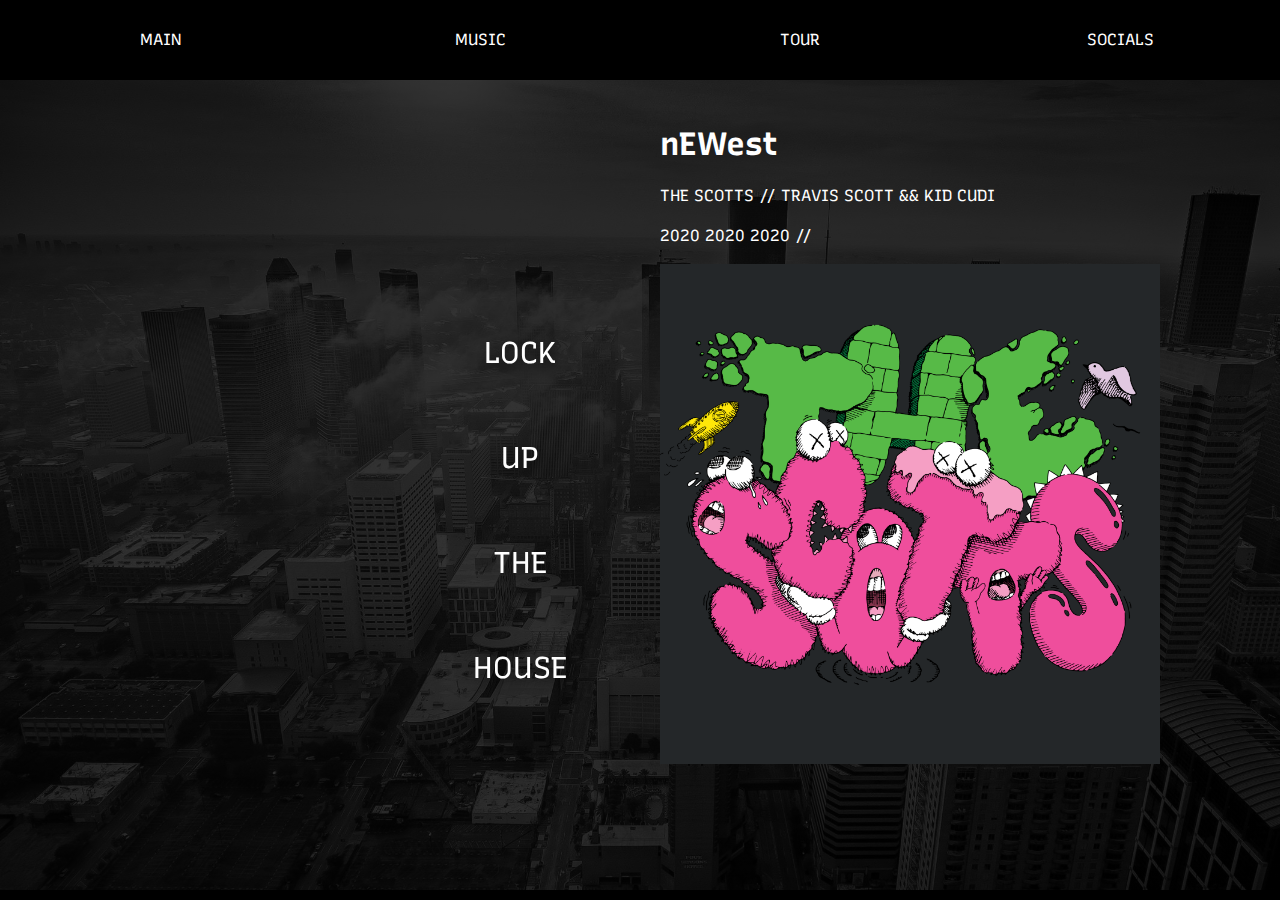
<file: index.html>
<!DOCTYPE html>
<html lang="en">
<head>
  <meta charset = "utf-8">
  <meta name = "viewport" content="width=device-width, initial-scale=1.0">
  <link rel="stylesheet" href="css/style.css">
  <link rel="stylesheet" href="css/normalize.css">
  <link href="https://fonts.googleapis.com/css2?family=Recursive:wght@400;500;600;700&display=swap" rel="stylesheet">
  <title>TRAVIS SCOTT</title>
</head>

<body>
  <header class="main-header">
    <ul class="main-nav">
    <li><a href="index.html">MAIN</a></li>
    <li><a href="music.html">MUSIC</a></li>
    <li><a href="tour.html">TOUR</a></li>
    <li><a href="socials.html">SOCIALS</a></li>
  </ul>
  </header>
  <div class="main-container">
  <div class="main-background">
    <p class="wish wish-toggle">LOCK</p>
    <p class="you you-toggle">UP</p>
    <p class="were were-toggle">THE</p>
    <p class="here here-toggle">HOUSE</p>
  </div>
  <div class="main-content">
    <h1>nEWest</h1>
    <p>THE SCOTTS // TRAVIS SCOTT && KID CUDI</p>
    <p>2020 2020 2020 // </p>
    <img src = "img/the-scotts-album-001.png">
<iframe src="https://open.spotify.com/embed/album/7q6zjWaLw8bN5nYiBWjrus" width="500" height="100" frameborder="0" allowtransparency="true" allow="encrypted-media"></iframe>
  </div>
  <script src="js/main.js"></script>
</body>

</html>
</file>
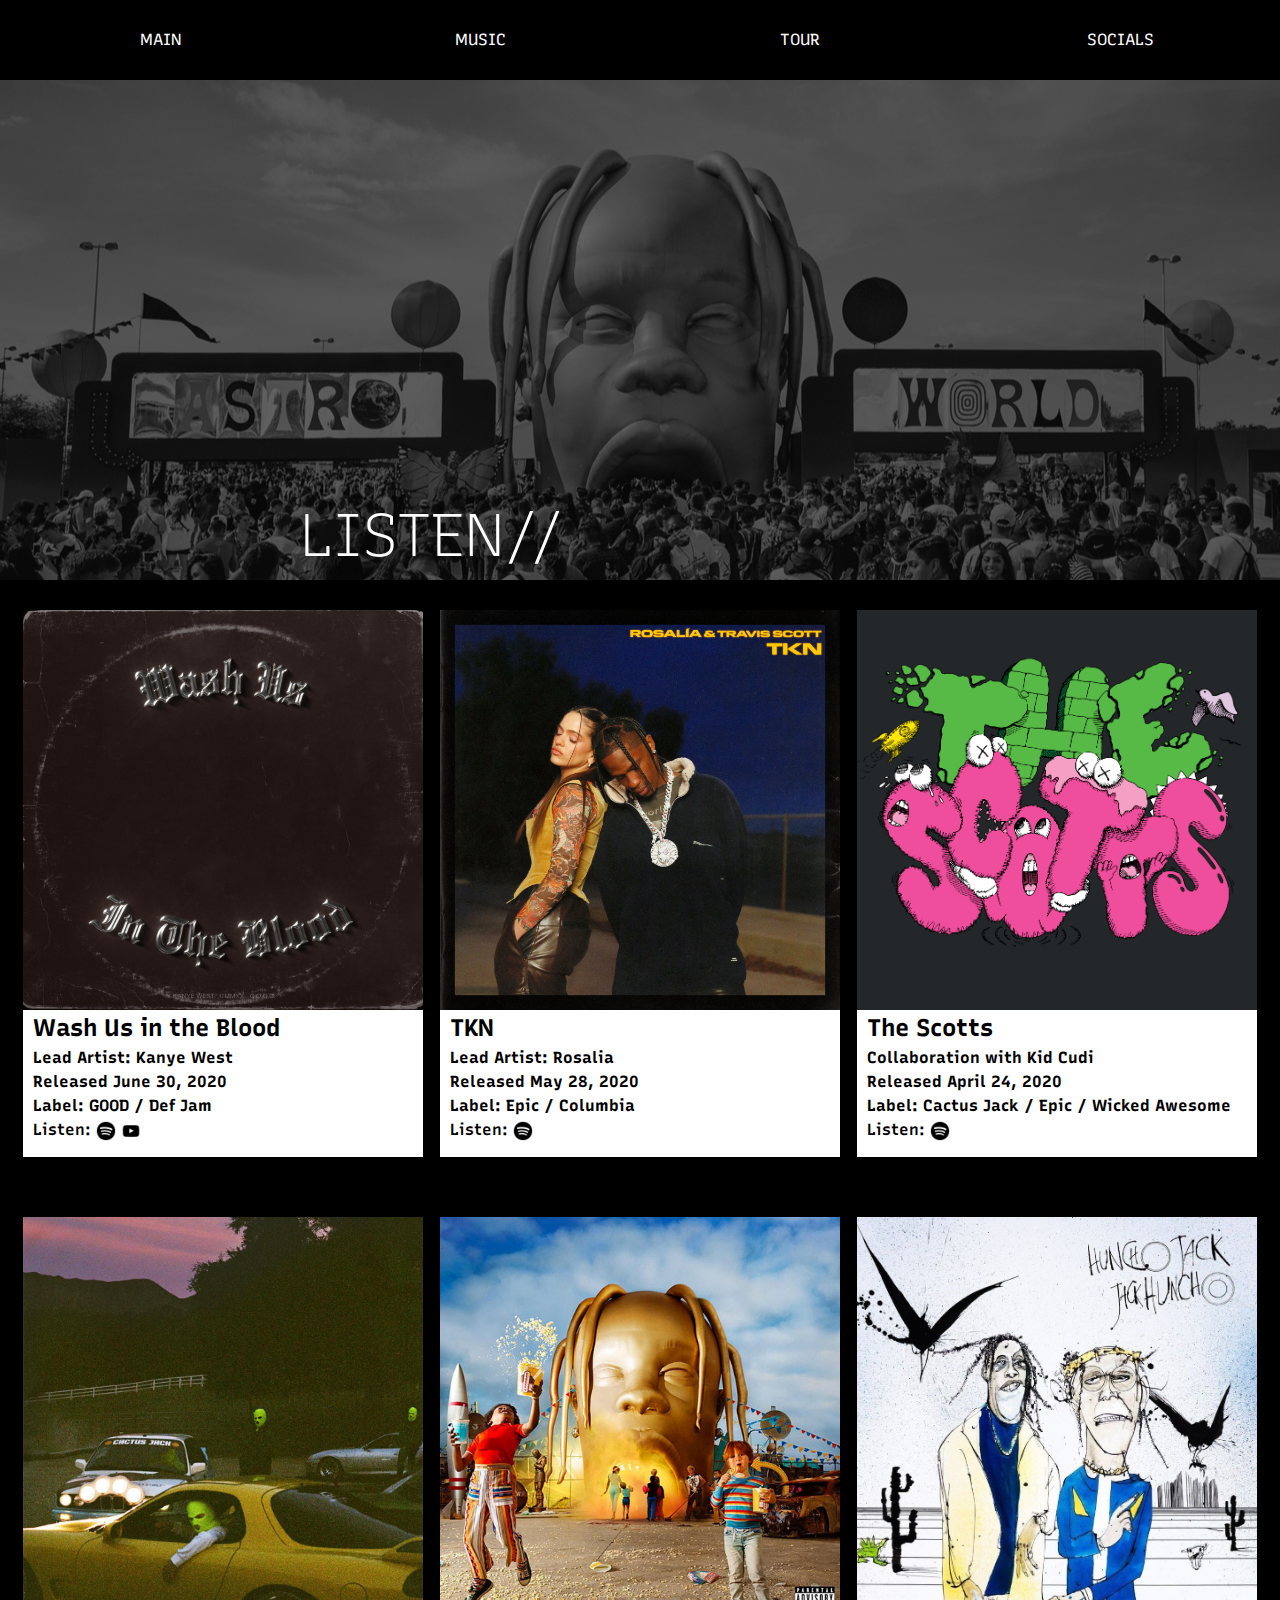
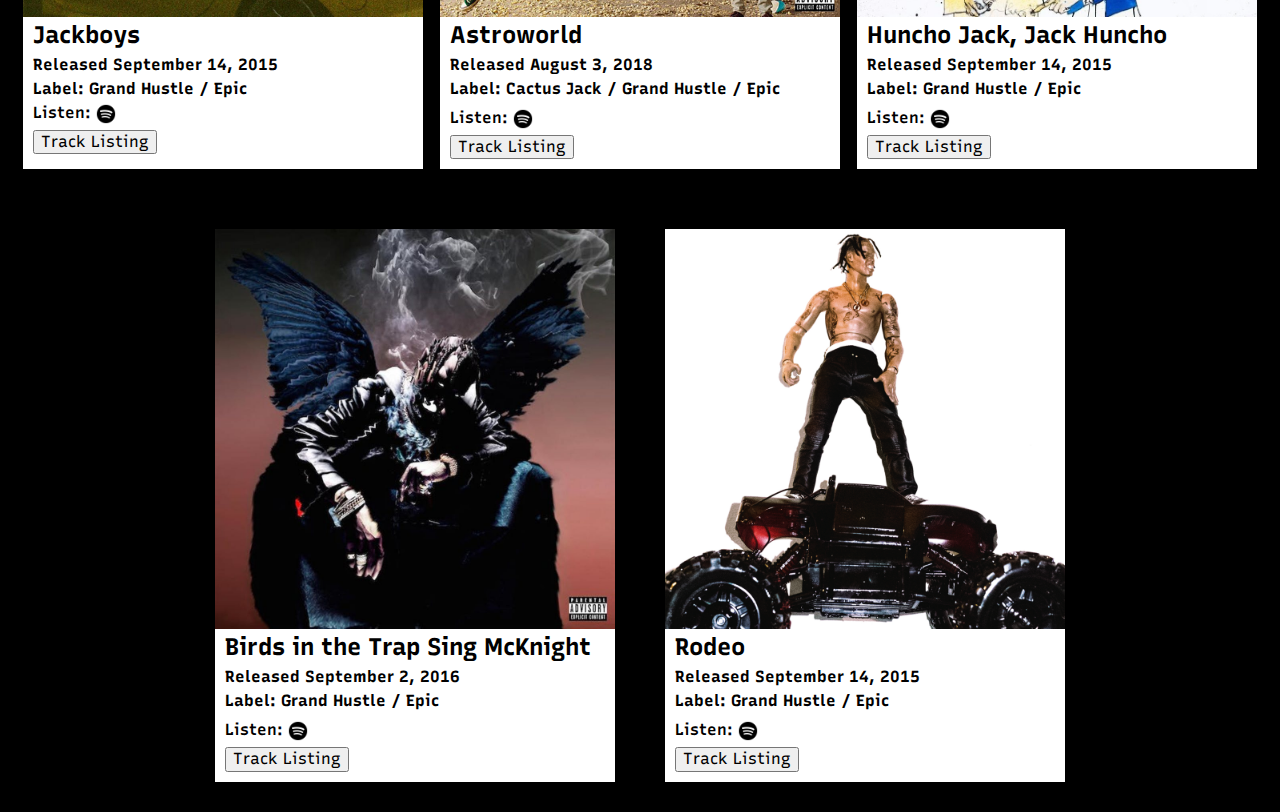
<file: music.html>
<!doctype html>
  <html lang="en">
  <head>
    <meta charset="utf-8">
    <meta name="viewport" content="width = device - width, initial-scale = 1.0">
    <link rel="stylesheet" href = "css/style.css">
    <link rel="stylesheet" href= "css/normalize.css">
    <link href="https://fonts.googleapis.com/css2?family=Recursive:wght@400;500;600;700&display=swap" rel="stylesheet">
    <title>TRAVIS SCOTT MUSIC</title>
  </head>
  <body>

    <header class="main-header">
      <ul class="main-nav">
      <li><a href="index.html">MAIN</a></li>
      <li><a href="music.html">MUSIC</a></li>
      <li><a href="tour.html">TOUR</a></li>
      <li><a href="socials.html">SOCIALS</a></li>
    </ul>
    </header>

    <div class="disc-header">
<h1>LISTEN//</h1>
    </div>

    <!-- <div class="album-hero">
      <h1 class="album-hero-toggle">Studio</h1>
    </div> -->

    <div class="album-container-0">

      <div class="album-8">
        <div class="img-hover">
        <img src = "img/wash-us-in-the-blood-album-002.jpeg">
      </div>
        <div class="album-8-a">
        <h2>Wash Us in the Blood</h2>
        <h3>Lead Artist: Kanye West</h3>
        <h3>Released June 30, 2020</h3>
        <h3>Label: GOOD / Def Jam </h3>
        <p>Listen: <a href="https://open.spotify.com/album/7jQPy8GhgSuT5A54pb5sHx?si=MDBkOuDjQbudrLTk7KgZNQ" target="_blank"><img src="img/spotify-icon.png"></a> <a href="https://www.youtube.com/watch?v=h0U2QUGKbSE" target="_blank"><img src="img/youtube-icon.png"></a></p>
      </div>
      </div>


      <div class="album-7">
        <div class="img-hover">
        <img src = "img/tkn-album-001.jpg">
      </div>
        <div class="album-7-a">
        <h2>TKN</h2>
        <h3>Lead Artist: Rosalia</h3>
        <h3>Released May 28, 2020</h3>
        <h3>Label: Epic / Columbia </h3>
        <p>Listen: <a href="https://open.spotify.com/album/4KEOAWBMpvJrIZ7tQfx44i?si=_4_TGT3bReGulonYbj2ASw" target="_blank"><img src="img/spotify-icon.png"></a></p>
      </div>
      </div>

    <div class="album-6">
      <div class="img-hover">
      <img src = "img/the-scotts-album-001.png">
    </div>
      <div class="album-6-a">
      <h2>The Scotts</h2>
      <h3>Collaboration with Kid Cudi</h3>
      <h3>Released April 24, 2020</h3>
      <h3>Label: Cactus Jack / Epic / Wicked Awesome </h3>
      <p>Listen: <a href="https://open.spotify.com/album/7q6zjWaLw8bN5nYiBWjrus?si=pGfrJGafQZaTR3FSL73N2g" target="_blank"><img src="img/spotify-icon.png"></a></p>
    </div>
    </div>
  </div>

    <div class="album-container-1">

      <div class="album-4">
        <div class="img-hover">
        <img src = "img/jackboys-album-001.jpg">
      </div>
        <div class="album-4-a">
        <h2>Jackboys</h2>
        <h3>Released September 14, 2015</h3>
        <h3>Label: Grand Hustle / Epic </h3>
        <p>Listen: <a href="https://open.spotify.com/album/1Sf8GsXG32t0jNrX11xqWx?si=lpp_55cmTrO8XhxhcRz2Aw" target="_blank"><img src="img/spotify-icon.png"></a></p>
        <button class="album-4-toggle">Track Listing</button>
        <ol class="jackboys-track-listing">
          <li>Highest in the Room (featuring Rosalia and Lil Baby) - REMIX</li>
          <li>Jackboys</li>
          <li>Gang Gang</li>
          <li>Had Enough (featuring Quavo and Offset)</li>
          <li>What To Do? (featuring Don Toliver)</li>
          <li>Gatti</li>
        </ol>
      </div>
      </div>

      <div class="album-3">
        <div class="img-hover">
        <img src = "img/astroworld-album-001.jpg">
      </div>
        <div class="album-3-a">
        <h2>Astroworld</h2>
        <h3>Released August 3, 2018</h3>
        <h3>Label: Cactus Jack / Grand Hustle / Epic </h3>
        <p>Listen: <a href="https://open.spotify.com/album/41GuZcammIkupMPKH2OJ6I?si=baFpkZCvQg-PCBr65JW8Mw" target="_blank"><img src="img/spotify-icon.png"></a></p>
        <button class="album-3-toggle">Track Listing</button>
        <ol class="astroworld-track-listing">
          <li>Stargazing</li>
          <li>Carousel</li>
          <li>R.I.P. Screw</li>
          <li>Stop Trying to be God</li>
          <li>No Bystanders</li>
          <li>Skeletons</li>
          <li>Wake Up</li>
          <li>5% Tint</li>
          <li>NC-17</li>
          <li>Astrothunder</li>
          <li>Yosemite</li>
          <li>Can't Say</li>
          <li>Who? What!</li>
          <li>Butterfly Effect</li>
          <li>Houstonfornication</li>
          <li>Coffee Bean</li>
        </ol>
      </div>
      </div>

      <div class="album-5">
        <div class="img-hover">
        <img src = "img/hunchojack-jackhuncho-album-001.jpg">
      </div>
        <div class="album-3-a">
        <h2>Huncho Jack, Jack Huncho</h2>
        <h3>Released September 14, 2015</h3>
        <h3>Label: Grand Hustle / Epic </h3>
        <p>Listen: <a href="https://open.spotify.com/album/6FED8aeieEnUWwQqAO9zT1?si=LSMOqsqtS1iv9VZIGwAE9Q" target="_blank"><img src="img/spotify-icon.png"></a></p>
        <button class="album-5-toggle">Track Listing</button>
        <ol class="hunchojack-track-listing">
          <li>Modern Slavery</li>
          <li>Black & Chinese</li>
          <li>Eye 2 Eye</li>
          <li>Motorcycle Patches</li>
          <li>Huncho Jack</li>
          <li>Saint</li>
          <li>Go</li>
          <li>Dubai Shit</li>
          <li>Saint Laurent Mask</li>
          <li>Moon Rock</li>
          <li>How U Feel</li>
          <li>Where U From</li>
          <li>Best Man</li>
        </ol>
      </div>
      </div>

    </div>

    <div class="album-container-2">
      <!-- <div class="album-hero-2">
        <h1 class="album-hero-toggle-2">Collaborative Albums</h1>
      </div> -->

      <div class="album-2">
        <div class="img-hover">
        <img src = "img/birds-album-001.jpg">
      </div>
        <div class="album-2-a">
        <h2>Birds in the Trap Sing McKnight</h2>
        <h3>Released September 2, 2016</h3>
        <h3>Label: Grand Hustle / Epic </h3>
        <p>Listen: <a href="https://open.spotify.com/album/42WVQWuf1teDysXiOupIZt?si=_Yxi1apEQCiYD70-50auCw" target="_blank"><img src="img/spotify-icon.png"></a></p>
        <button class="album-2-toggle">Track Listing</button>
        <ol class="birds-track-listing">
          <li>The Ends</li>
          <li>Way Back</li>
          <li>Coordinate</li>
          <li>Through the Late Night</li>
          <li>Beibs in the Trap</li>
          <li>SDP Interlude</li>
          <li>Sweet Sweet</li>
          <li>Outside</li>
          <li>Goosebumps</li>
          <li>First Take</li>
          <li>Pick up the Phone</li>
          <li>Lose</li>
          <li>Guidance</li>
          <li>Wonderful</li>
        </ol>
      </div>
      </div>

      <div class="album-1">
        <div class="img-hover">
        <img src = "img/rodeo-album-002.png">
      </div>
        <div class="album-3-a">
        <h2 id="rodeo-heading">Rodeo</h2>
        <h3>Released September 14, 2015</h3>
        <h3>Label: Grand Hustle / Epic </h3>
        <p>Listen: <a href="https://open.spotify.com/album/4PWBTB6NYSKQwfo79I3prg?si=_pkhXYnKSUWPIFj9Jtzaew" target="_blank"><img src="img/spotify-icon.png"></a></p>
        <button class="album-1-toggle">Track Listing</button>
        <ol class="rodeo-track-listing">
          <li>Pornography</li>
          <li>Oh My Dis Side (featuring Quavo)</li>
          <li>3500 (featuring Future and 2 Chainz)</li>
          <li>Wasted (featuring Juicy J)</li>
          <li>90210 (featuring Kacy Hill)</li>
          <li>Pray 4 Love (featuring The Weeknd)</li>
          <li>Nightcrawler (featuring Swae Lee and Chief Keef)</li>
          <li>Piss on Your Grave (featuring Kanye West)</li>
          <li>Antidote</li>
          <li>Impossible</li>
          <li>Maria I'm Drunk (featuring Justin Bieber and Young Thug)</li>
          <li>Flying High (featuring Toro y Moi)</li>
          <li>I Can Tell</li>
          <li>Apple Pie</li>
        </ol>
      </div>
      </div>

    </div>
    <script src="js/track.js"></script>
  </body>
  </html>
</file>
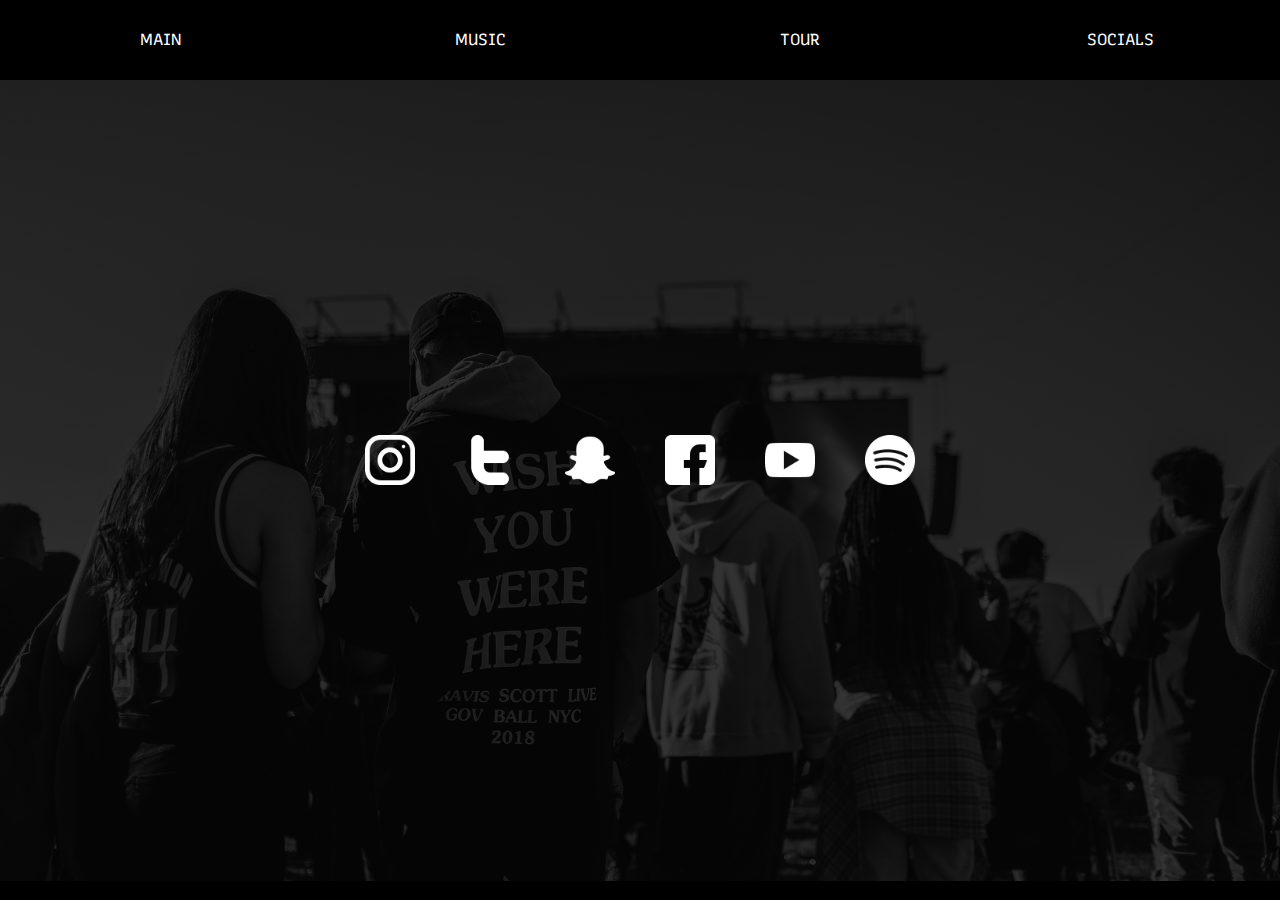
<file: socials.html>
<!DOCTYPE html>
<html lang="en">
<head>
  <meta charset="utf-8">
  <meta name="viewport" content="width=device-width, initial-scale=1.0">
  <link rel="stylesheet" href="css/style.css">
  <link rel="stylesheet" href="css/normalize.css">
  <link href="https://fonts.googleapis.com/css2?family=Recursive:wght@400;500;600;700&display=swap" rel="stylesheet">
  <title>TRAVIS SCOTT SOCIALS</title>
</head>
<body>
  <header class="main-header">
    <ul class="main-nav">
    <li><a href="index.html">MAIN</a></li>
    <li><a href="music.html">MUSIC</a></li>
    <li><a href="tour.html">TOUR</a></li>
    <li><a href="socials.html">SOCIALS</a></li>
  </ul>
  </header>
  <div class="socials-main">
    <div class="socials-buttons">
    <div class="insta-button"><a href="https://www.instagram.com/travisscott/" target="_blank"><img src="img/instagram-white.png"></a></div>
    <div class="insta-button"><a href="https://twitter.com/trvisXX" target="_blank"><img src="img/twitter-white.png"></a></div>
    <div class="insta-button"><a href="https://www.snapchat.com/add/scottxx" target="_blank"><img src="img/snapchat-white.png"></a></div>
    <div class="insta-button"><a href="https://www.facebook.com/travisscottlaflame/" target="_blank"><img src="img/facebook-white.png"></a></div>
    <div class="insta-button"><a href="https://www.youtube.com/user/TravisScottXX/featured" target="_blank"><img src="img/youtube-white.png"></a></div>
    <div class="insta-button"><a href="https://open.spotify.com/artist/0Y5tJX1MQlPlqiwlOH1tJY" target="_blank"><img src="img/spotify-white.png"></a></div>
</div>

<div class="socials-buttons-mobile">
<div class="insta-button"><a href="https://www.instagram.com/travisscott/" target="_blank"><img src="img/instagram-white.png"> travisscott</a></div>
<div class="insta-button"><a href="https://twitter.com/trvisXX" target="_blank"><img src="img/twitter-white.png"> @trvisXX</a></div>
<div class="insta-button"><a href="https://www.snapchat.com/add/scottxx" target="_blank"><img src="img/snapchat-white.png"> scottxx</a></div>
<div class="insta-button"><a href="https://www.facebook.com/travisscottlaflame/" target="_blank"><img src="img/facebook-white.png"> travisscottlaflame</a></div>
<div class="insta-button"><a href="https://www.youtube.com/user/TravisScottXX/featured" target="_blank"><img src="img/youtube-white.png"> TravisScottXX</a></div>
<div class="insta-button"><a href="https://open.spotify.com/artist/0Y5tJX1MQlPlqiwlOH1tJY" target="_blank"><img src="img/spotify-white.png"> Travis Scott</a></div>
</div>

  </div>

</body>
</html>
</file>
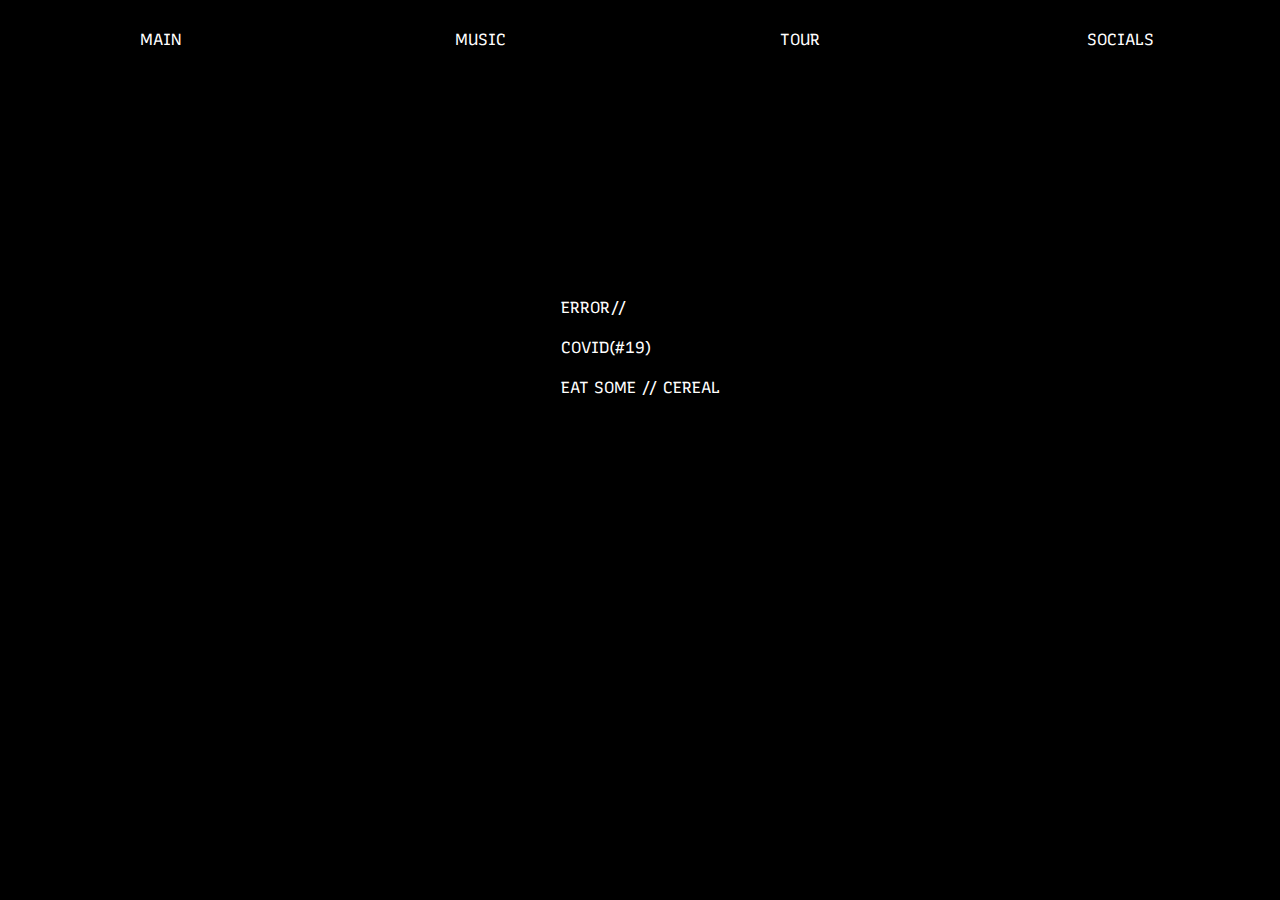
<file: tour.html>
<!DOCTYPE html>
<html lang="en">
<head>
  <meta charset = "utf-8">
  <meta name = "viewport" content="width=device-width, initial-scale=1.0">
  <link rel="stylesheet" href="css/style.css">
  <link rel="stylesheet" href="css/normalize.css">
  <link href="https://fonts.googleapis.com/css2?family=Recursive:wght@400;500;600;700&display=swap" rel="stylesheet">
  <title>TRAVIS SCOTT - TOUR</title>
</head>

<body>
  <header class="main-header">
    <ul class="main-nav">
    <li><a href="index.html">MAIN</a></li>
    <li><a href="music.html">MUSIC</a></li>
    <li><a href="tour.html">TOUR</a></li>
    <li><a href="socials.html">SOCIALS</a></li>
  </ul>
  </header>
  <div class="main-tour">
    <div class="tour-child">
    <p>ERROR//</p>
    <p>COVID(#19)</p>
  <p>EAT SOME // CEREAL</p>
</div>
</div>
  <script src="js/main.js"></script>
</body>

</html>
</file>
<file: css/style.css>
* {
  box-sizing: border-box;
}

html {
  margin: 0;
  padding: 0;
}

body {
  font-family: 'Recursive', sans-serif;
  background-color: black;
  padding-top: 50px;
  background-color: black;
  line-height: 1.5;
  margin: 0;
  padding: 0;
  height: 100vh;
}

a {
  text-decoration: none;
  color: white;
}

.main-header {
  height: 80px;
  margin: 0;
  padding: 0;
  color: white;
  line-height: 80px;
  text-align: right;
}

.main-nav {
  display: flex;
  flex-direction: row;
  flex-wrap: nowrap;
  justify-content: space-around;
  margin: 0;
  padding: 0;
  list-style-type: none;
  text-align: center;
}

.main-nav li {
  display: block;
}

.main-nav a {
  width: 250px;
  display: block;
}

.main-nav a:hover {
  text-decoration: underline;
}

.main-container {
  width: 100%;
  display: flex;
  flex-wrap: wrap;
  padding-top: 20px;
  background: linear-gradient( rgba(0,0,0,0.8), rgba(0,0,0,0.8)), url('../img/main-houston-background-001a.jpg');
  background-repeat: no-repeat;
  background-size: cover;
  height: 90vh;
}

.main-background {
  display: flex;
  flex-direction: column;
  width: 50%;
  text-align: center;
  background-color: black;
  background: transparent;
  background-position: bottom;
  background-size: contain;
  background-repeat: no-repeat;
  /* height: 750px; */
  color: white;
  padding-top: 200px;
  margin-right: -200px;
  margin-left: 200px;
}

.main-background p {
  width: 100px;
  font-size: 30px;
  margin-right: auto;
  margin-left: auto;
  text-shadow: black 5px 5px 20px;
}

.wish {

  filter: blur(0px);
  text-shadow: black 0px 0px 20px;
}

.you {

  filter: blur(0px);
  text-shadow: black 0px 0px 20px;
}

.were {

  filter: blur(0px);
  text-shadow: black 0px 0px 20px;
}

.here {

  filter: blur(0px);
  text-shadow: black 0px 0px 20px;
}

.main-content {
  width: 50%;
  background:transparent;
  /* height: 800px; */
  color: white;
  padding-left: 20px;
  padding-top: 20px;
}

.main-content img {
  width: 500px;
}

.main-content h1 {
  padding: 0;
  margin: 0;
}

.disc-header {
  display: flex;
  flex-direction: column;
  justify-content: flex-end;
  width: 100%;
  background: linear-gradient( rgba(0,0,0,0.6), rgba(0,0,0,0.6)), url('../img/astroworld-black-white-001.jpg');
  background-position: 50% 65%;
  background-size: cover;
  height: 500px;
  color: white;
  font-size: 20px;
  text-align: left;
}

.disc-header h1 {
  margin: 0;
  padding-left: 300px;
  text-shadow: black 0px 0px 20px;
  font-weight: 200;
  font-size: 60px;
}

.album-hero {
  width: 100%;
  max-width: 1220px;
  text-align: left;
  background-color: black;
  color: white;
  margin-left: auto;
  margin-right: auto;
}

.album-hero-toggle {
  margin: 0;
  text-shadow: 2px 2px #000;
  padding-top: 7px;
}

.img-hover {
  height: 400px;
  overflow: hidden;
}

.img-hover img {
  transition: transform .5s ease;
}

.img-hover:hover img {
  transform: scale(1.1);
}

.album-container-0 {
  max-width: 1250px;
  display: flex;
  flex-wrap: wrap;
  justify-content: center;
  padding: 20px 0px 20px 0;
  margin-left: auto;
  margin-right: auto;
}

.album-container-1 {
  max-width: 1250px;
  display: flex;
  flex-wrap: wrap;
  justify-content: center;
  padding: 20px 0px 20px 0;
  margin-left: auto;
  margin-right: auto;
}

.album-1 {
  width: 100%;
  max-width: 400px;
  background-color: white;
  margin: 10px;
  margin-right: auto;
  margin-left: auto;
}

.album-1 img {
  width:100%;
  text-align: center;
}

.album-1-a {
  padding: 0 10px 10px 10px;
}

.album-1-a h2 {
  margin: 0;
  padding: 0;
}

.album-1-a h3:nth-of-type(1) {
  margin: 0;
  font-size: 16px;
}

.album-1-a h3:nth-of-type(2) {
  margin: 0;
  font-size: 16px;
  padding-bottom: 5px;
}

.rodeo-track-listing {
  display: none;
}

.album-2 {
  width: 100%;
  max-width: 400px;
  background-color: white;
  margin: 10px;
  margin-right: auto;
  margin-left: auto;
}

.album-2 img {
 width:100%;
}

.album-2-a {
  padding: 0 10px 10px 10px;
}

.album-2-a h2 {
  margin: 0;
  padding: 0;
}

.album-2-a h3:nth-of-type(1) {
  margin: 0;
  font-size: 16px;
}

.album-2-a h3:nth-of-type(2) {
  margin: 0;
  font-size: 16px;
  padding-bottom: 5px;
}

.album-2-a p {
  margin: 0;
  padding: 0 0 5px 0;
  vertical-align: middle;
  font-size: 16px;
  font-weight: 600;
}

.album-2-a p img {
  width: 20px;
  vertical-align: middle;
}

.birds-track-listing {
  display: none;
}

.album-3 {
  width: 100%;
  max-width: 400px;
  background-color: white;
  margin: 10px;
  margin-right: auto;
  margin-left: auto;
}

.album-3 img {
  width:100%;
}

.album-3-a {
  padding: 0 10px 10px 10px;
}

.album-3-a h2 {
  margin: 0;
  padding: 0;
}

.album-3-a h3:nth-of-type(1) {
  margin: 0;
  font-size: 16px;
}

.album-3-a h3:nth-of-type(2) {
  margin: 0;
  font-size: 16px;
  padding-bottom: 5px;
}
.astroworld-track-listing {
  display: none;
}

.album-3-a p {
  margin: 0;
  padding: 0 0 5px 0;
  vertical-align: middle;
  font-size: 16px;
  font-weight: 600;
}

.album-3-a p img {
  width: 20px;
  vertical-align: middle;
}

.album-hero-2 {
  width: 100%;
  text-align: center;
  background-color: black;
  color: white;
  height: 100px;
}

.album-container-2 {
  max-width: 900px;
  display: flex;
  flex-wrap: wrap;
  justify-content: center;
  padding: 20px 0px;
  margin-left: auto;
  margin-right: auto;
}

.album-hero-toggle-2 {
  margin: 0;
  padding-top: 27px;
  text-shadow: 2px 2px #000;
}

.album-4 {
  width: 100%;
  max-width: 400px;
  background-color: white;
  margin: 10px;
  margin-right: auto;
  margin-left: auto;
}

.album-4-a {
  padding: 0 10px 10px 10px;
}

.album-4-a h2 {
  margin: 0;
  padding: 0;
}

.album-4-a h3:nth-of-type(1) {
  margin: 0;
  font-size: 16px;
}

.album-4-a h3:nth-of-type(2) {
  margin: 0;
  font-size: 16px;
}

.album-4-a h3:nth-of-type(3) {
  margin: 0;
  font-size: 16px;
}

.album-4-a p {
  margin: 0;
  padding: 0 0 5px 0;
  vertical-align: middle;
  font-size: 16px;
  font-weight: 600;
}

.album-4-a p img {
  width: 20px;
  vertical-align: middle;
}


.album-4 img {
  width:100%;
}

.jackboys-track-listing {
  display: none;
}

.album-5 {
  width: 100%;
  max-width: 400px;
  background-color: white;
  margin: 10px;
  margin-right: auto;
  margin-left: auto;
}

.album-5-a {
  padding: 0 10px 10px 10px;
}

.album-5-a h2 {
  margin: 0;
  padding: 0;
}

.album-5-a h3:nth-of-type(1) {
  margin: 0;
  font-size: 16px;
}

.album-5-a h3:nth-of-type(2) {
  margin: 0;
  font-size: 16px;
}

.album-5-a h3:nth-of-type(3) {
  margin: 0;
  font-size: 16px;
}

.album-5-a p {
  margin: 0;
  padding: 0 0 5px 0;
  vertical-align: middle;
  font-size: 16px;
  font-weight: 600;
}

.album-5-a p img {
  width: 20px;
  vertical-align: middle;
}


.album-5 img {
  width:100%;
}

.hunchojack-track-listing {
  display: none;
}

.album-6 {
  width: 100%;
  max-width: 400px;
  background-color: white;
  margin: 10px;
  margin-right: auto;
  margin-left: auto;
}

.album-6-a {
  padding: 0 10px 10px 10px;
}

.album-6-a h2 {
  margin: 0;
  padding: 0;
}

.album-6-a h3:nth-of-type(1) {
  margin: 0;
  font-size: 16px;
}

.album-6-a h3:nth-of-type(2) {
  margin: 0;
  font-size: 16px;
}

.album-6-a h3:nth-of-type(3) {
  margin: 0;
  font-size: 16px;
}

.album-6-a p {
  margin: 0;
  padding: 0 0 5px 0;
  vertical-align: middle;
  font-size: 16px;
  font-weight: 600;
}

.album-6-a p img {
  width: 20px;
  vertical-align: middle;
}


.album-6 img {
  width:100%;
}

.album-7 {
  width: 100%;
  max-width: 400px;
  background-color: white;
  margin: 10px;
  margin-right: auto;
  margin-left: auto;
}

.album-7-a {
  padding: 0 10px 10px 10px;
}

.album-7-a h2 {
  margin: 0;
  padding: 0;
}

.album-7-a h3:nth-of-type(1) {
  margin: 0;
  font-size: 16px;
}

.album-7-a h3:nth-of-type(2) {
  margin: 0;
  font-size: 16px;
}

.album-7-a h3:nth-of-type(3) {
  margin: 0;
  font-size: 16px;
}

.album-7-a p {
  margin: 0;
  padding: 0 0 5px 0;
  vertical-align: middle;
  font-size: 16px;
  font-weight: 600;
}

.album-7-a p img {
  width: 20px;
  vertical-align: middle;
}


.album-7 img {
  width:100%;
}

.album-8 {
  width: 100%;
  max-width: 400px;
  background-color: white;
  margin: 10px;
  margin-right: auto;
  margin-left: auto;
}

.album-8-a {
  padding: 0 10px 10px 10px;
}

.album-8-a h2 {
  margin: 0;
  padding: 0;
}

.album-8-a h3:nth-of-type(1) {
  margin: 0;
  font-size: 16px;
}

.album-8-a h3:nth-of-type(2) {
  margin: 0;
  font-size: 16px;
}

.album-8-a h3:nth-of-type(3) {
  margin: 0;
  font-size: 16px;
}

.album-8-a p {
  margin: 0;
  padding: 0 0 5px 0;
  vertical-align: middle;
  font-size: 16px;
  font-weight: 600;
}

.album-8-a p img {
  width: 20px;
  vertical-align: middle;
}


.album-8 img {
  width:100%;
  height: 400;
}

.main-tour {
  color: white;
  text-align: center;
}

.tour-child {
  padding-top: 200px;
  display: inline-block;
  text-align: left;
}

.socials-main {
  max-width: 100%;
  background: linear-gradient(rgba(0,0,0,0.8), rgba(0,0,0,0.8)), url('../img/socials-background-002.jpg');
  background-size: cover;
  background-position: center;
  background-repeat: no-repeat;
  justify-content: center;
  height: 89vh;
}

.socials-buttons img {
  width: 50px;
  margin-left: 25px;
  margin-right: 25px;
}

.socials-buttons {
  display: flex;
  flex-direction: row;
  justify-content: center;
  line-height:800px;
}

.socials-header {
  color: white;
}

.socials-buttons-mobile {
  display: none;
  text-align: center;
  padding-top: 40px;
}

.socials-buttons-mobile img {
  display: none;
  width: 50px;
  vertical-align: middle;
}

// all rules outside of @media queries apply to devices 1201px and above
...

@media (max-width: 1200px) {
  .main-header {
    height: 80px;
    margin: 0;
    padding: 0;
    color: white;
    line-height: 80px;
    text-align: right;
  }

  .main-nav {
    display: flex;
    flex-direction: row;
    flex-wrap: nowrap;
    justify-content: space-around;
    margin: 0;
    padding: 0;
    list-style-type: none;
    text-align: center;
  }

  .main-nav li {
    display: block;
  }

  .main-nav a {
    width: 90px;
    display: block;
  }

  .main-nav a:hover {
    text-decoration: underline;
  }

  .main-container {
    width: 100%;
    display: flex;
    flex-wrap: wrap;
    padding-top: 20px;
    background: linear-gradient( rgba(0,0,0,0.8), rgba(0,0,0,0.8)), url('../img/main-houston-background-001a.jpg');
    background-repeat: no-repeat;
    background-size: cover;
    height: 90vh;
  }

  .main-background {
    display: none;
  }

  .main-background p {
    display:none;
  }

  .wish {
    display:none;
  }

  .you {
    display:none;
  }

  .were {
    display:none;
  }

  .here {
    display:none;
  }

  .main-content {
    width: 100%;
    background:transparent;
    color: white;
    text-align:center;
  }

  .main-content img {
    width: 90%;
    max-width: 500px;
  }

  .main-content iframe {
    width: 90%;
    max-width: 500px;
    height: 80px;
  }

  .main-content h1 {
    padding: 0;
    margin: 0;
  }

  .disc-header {
    display: flex;
    flex-direction: column;
    justify-content: flex-end;
    width: 100%;
    background: linear-gradient( rgba(0,0,0,0.6), rgba(0,0,0,0.6)), url('../img/astroworld-black-white-001.jpg');
    background-position: center;
    height: 500px;
    color: white;
    font-size: 20px;
    text-align: left;
  }

  .disc-header h1 {
    margin: 0;
    padding-left: 50px;
    text-shadow: black 0px 0px 20px;
    font-weight: 200;
  }

  .album-hero {
    width: 100%;
    max-width: 1220px;
    text-align: left;
    background-color: black;
    color: white;
    margin-left: auto;
    margin-right: auto;
  }

  .album-hero-toggle {
    margin: 0;
    text-shadow: 2px 2px #000;
    padding-top: 7px;
  }

  .img-hover {
    height: 400px;
    overflow: hidden;
  }

  .img-hover img {
    transition: transform .5s ease;
  }

  .img-hover:hover img {
    transform: scale(1.1);
  }

  .album-container-0 {
    max-width: 1250px;
    display: flex;
    flex-wrap: wrap;
    justify-content: center;
    padding: 20px 0px 20px 0;
    margin-left: auto;
    margin-right: auto;
  }

  .album-container-1 {
    max-width: 1250px;
    display: flex;
    flex-wrap: wrap;
    justify-content: center;
    padding: 20px 0px 20px 0;
    margin-left: auto;
    margin-right: auto;
  }

  .album-1 {
    width: 100%;
    max-width: 400px;
    background-color: white;
    margin: 10px;
    margin-right: auto;
    margin-left: auto;
  }

  .album-1 img {
    width:100%;
    text-align: center;
  }

  .album-1-a {
    padding: 0 10px 10px 10px;
  }

  .album-1-a h2 {
    margin: 0;
    padding: 0;
  }

  .album-1-a h3:nth-of-type(1) {
    margin: 0;
    font-size: 16px;
  }

  .album-1-a h3:nth-of-type(2) {
    margin: 0;
    font-size: 16px;
    padding-bottom: 5px;
  }

  .rodeo-track-listing {
    display: none;
  }

  .album-2 {
    width: 100%;
    max-width: 400px;
    background-color: white;
    margin: 10px;
    margin-right: auto;
    margin-left: auto;
  }

  .album-2 img {
   width:100%;
  }

  .album-2-a {
    padding: 0 10px 10px 10px;
  }

  .album-2-a h2 {
    margin: 0;
    padding: 0;
  }

  .album-2-a h3:nth-of-type(1) {
    margin: 0;
    font-size: 16px;
  }

  .album-2-a h3:nth-of-type(2) {
    margin: 0;
    font-size: 16px;
    padding-bottom: 5px;
  }

  .album-2-a p {
    margin: 0;
    padding: 0 0 5px 0;
    vertical-align: middle;
    font-size: 16px;
    font-weight: 600;
  }

  .album-2-a p img {
    width: 20px;
    vertical-align: middle;
  }

  .birds-track-listing {
    display: none;
  }

  .album-3 {
    width: 100%;
    max-width: 400px;
    background-color: white;
    margin: 10px;
    margin-right: auto;
    margin-left: auto;
  }

  .album-3 img {
    width:100%;
  }

  .album-3-a {
    padding: 0 10px 10px 10px;
  }

  .album-3-a h2 {
    margin: 0;
    padding: 0;
  }

  .album-3-a h3:nth-of-type(1) {
    margin: 0;
    font-size: 16px;
  }

  .album-3-a h3:nth-of-type(2) {
    margin: 0;
    font-size: 16px;
    padding-bottom: 5px;
  }
  .astroworld-track-listing {
    display: none;
  }

  .album-3-a p {
    margin: 0;
    padding: 0 0 5px 0;
    vertical-align: middle;
    font-size: 16px;
    font-weight: 600;
  }

  .album-3-a p img {
    width: 20px;
    vertical-align: middle;
  }

  .album-hero-2 {
    width: 100%;
    text-align: center;
    background-color: black;
    color: white;
    height: 100px;
  }

  .album-container-2 {
    max-width: 900px;
    display: flex;
    flex-wrap: wrap;
    justify-content: center;
    padding: 20px 0px;
    margin-left: auto;
    margin-right: auto;
  }

  .album-hero-toggle-2 {
    margin: 0;
    padding-top: 27px;
    text-shadow: 2px 2px #000;
  }

  .album-4 {
    width: 100%;
    max-width: 400px;
    background-color: white;
    margin: 10px;
    margin-right: auto;
    margin-left: auto;
  }

  .album-4-a {
    padding: 0 10px 10px 10px;
  }

  .album-4-a h2 {
    margin: 0;
    padding: 0;
  }

  .album-4-a h3:nth-of-type(1) {
    margin: 0;
    font-size: 16px;
  }

  .album-4-a h3:nth-of-type(2) {
    margin: 0;
    font-size: 16px;
  }

  .album-4-a h3:nth-of-type(3) {
    margin: 0;
    font-size: 16px;
  }

  .album-4-a p {
    margin: 0;
    padding: 0 0 5px 0;
    vertical-align: middle;
    font-size: 16px;
    font-weight: 600;
  }

  .album-4-a p img {
    width: 20px;
    vertical-align: middle;
  }


  .album-4 img {
    width:100%;
  }

  .jackboys-track-listing {
    display: none;
  }

  .album-5 {
    width: 100%;
    max-width: 400px;
    background-color: white;
    margin: 10px;
    margin-right: auto;
    margin-left: auto;
  }

  .album-5-a {
    padding: 0 10px 10px 10px;
  }

  .album-5-a h2 {
    margin: 0;
    padding: 0;
  }

  .album-5-a h3:nth-of-type(1) {
    margin: 0;
    font-size: 16px;
  }

  .album-5-a h3:nth-of-type(2) {
    margin: 0;
    font-size: 16px;
  }

  .album-5-a h3:nth-of-type(3) {
    margin: 0;
    font-size: 16px;
  }

  .album-5-a p {
    margin: 0;
    padding: 0 0 5px 0;
    vertical-align: middle;
    font-size: 16px;
    font-weight: 600;
  }

  .album-5-a p img {
    width: 20px;
    vertical-align: middle;
  }


  .album-5 img {
    width:100%;
  }

  .hunchojack-track-listing {
    display: none;
  }

  .album-6 {
    width: 100%;
    max-width: 400px;
    background-color: white;
    margin: 10px;
    margin-right: auto;
    margin-left: auto;
  }

  .album-6-a {
    padding: 0 10px 10px 10px;
  }

  .album-6-a h2 {
    margin: 0;
    padding: 0;
  }

  .album-6-a h3:nth-of-type(1) {
    margin: 0;
    font-size: 16px;
  }

  .album-6-a h3:nth-of-type(2) {
    margin: 0;
    font-size: 16px;
  }

  .album-6-a h3:nth-of-type(3) {
    margin: 0;
    font-size: 16px;
  }

  .album-6-a p {
    margin: 0;
    padding: 0 0 5px 0;
    vertical-align: middle;
    font-size: 16px;
    font-weight: 600;
  }

  .album-6-a p img {
    width: 20px;
    vertical-align: middle;
  }


  .album-6 img {
    width:100%;
  }

  .album-7 {
    width: 100%;
    max-width: 400px;
    background-color: white;
    margin: 10px;
    margin-right: auto;
    margin-left: auto;
  }

  .album-7-a {
    padding: 0 10px 10px 10px;
  }

  .album-7-a h2 {
    margin: 0;
    padding: 0;
  }

  .album-7-a h3:nth-of-type(1) {
    margin: 0;
    font-size: 16px;
  }

  .album-7-a h3:nth-of-type(2) {
    margin: 0;
    font-size: 16px;
  }

  .album-7-a h3:nth-of-type(3) {
    margin: 0;
    font-size: 16px;
  }

  .album-7-a p {
    margin: 0;
    padding: 0 0 5px 0;
    vertical-align: middle;
    font-size: 16px;
    font-weight: 600;
  }

  .album-7-a p img {
    width: 20px;
    vertical-align: middle;
  }


  .album-7 img {
    width:100%;
  }

  .album-8 {
    width: 100%;
    max-width: 400px;
    background-color: white;
    margin: 10px;
    margin-right: auto;
    margin-left: auto;
  }

  .album-8-a {
    padding: 0 10px 10px 10px;
  }

  .album-8-a h2 {
    margin: 0;
    padding: 0;
  }

  .album-8-a h3:nth-of-type(1) {
    margin: 0;
    font-size: 16px;
  }

  .album-8-a h3:nth-of-type(2) {
    margin: 0;
    font-size: 16px;
  }

  .album-8-a h3:nth-of-type(3) {
    margin: 0;
    font-size: 16px;
  }

  .album-8-a p {
    margin: 0;
    padding: 0 0 5px 0;
    vertical-align: middle;
    font-size: 16px;
    font-weight: 600;
  }

  .album-8-a p img {
    width: 20px;
    vertical-align: middle;
  }


  .album-8 img {
    width:100%;
    height: 400;
  }

  .main-tour {
    color: white;
    text-align: center;
  }

  .tour-child {
    padding-top: 200px;
    display: inline-block;
    text-align: left;
  }

  .socials-main {
    max-width: 100%;
    background: linear-gradient(rgba(0,0,0,0.8), rgba(0,0,0,0.8)), url('../img/socials-background-002.jpg');
    background-size: cover;
    background-position: center;
    background-repeat: no-repeat;
    justify-content: center;
    height: 89vh;
  }

  .socials-buttons img {
    width: 50px;
    margin-left: 25px;
    margin-right: 25px;
  }

  .socials-buttons {
    display: flex;
    flex-direction: row;
    justify-content: center;
    line-height:800px;
  }

  .socials-header {
    color: white;
  }

  .socials-buttons-mobile {
    display: none;
    text-align: center;
    padding-top: 40px;
  }

  .socials-buttons-mobile img {
    display: none;
    width: 50px;
    vertical-align: middle;
  }

}
@media (max-width: 992px) {
  .main-header {
    height: 80px;
    margin: 0;
    padding: 0;
    color: white;
    line-height: 80px;
    text-align: right;
  }

  .main-nav {
    display: flex;
    flex-direction: row;
    flex-wrap: nowrap;
    justify-content: space-around;
    margin: 0;
    padding: 0;
    list-style-type: none;
    text-align: center;
  }

  .main-nav li {
    display: block;
  }

  .main-nav a {
    width: 90px;
    display: block;
  }

  .main-nav a:hover {
    text-decoration: underline;
  }

  .main-container {
    width: 100%;
    display: flex;
    flex-wrap: wrap;
    padding-top: 20px;
    background: linear-gradient( rgba(0,0,0,0.8), rgba(0,0,0,0.8)), url('../img/main-houston-background-001a.jpg');
    background-repeat: no-repeat;
    background-size: cover;
    height: 90vh;
  }

  .main-background {
    display: none;
  }

  .main-background p {
    display:none;
  }

  .wish {
    display:none;
  }

  .you {
    display:none;
  }

  .were {
    display:none;
  }

  .here {
    display:none;
  }

  .main-content {
    width: 100%;
    background:transparent;
    color: white;
    text-align:center;
  }

  .main-content img {
    width: 90%;
    max-width: 500px;
  }

  .main-content iframe {
    width: 90%;
    max-width: 500px;
    height: 80px;
  }

  .main-content h1 {
    padding: 0;
    margin: 0;
  }

  .disc-header {
    display: flex;
    flex-direction: column;
    justify-content: flex-end;
    width: 100%;
    background: linear-gradient( rgba(0,0,0,0.6), rgba(0,0,0,0.6)), url('../img/astroworld-black-white-001.jpg');
    background-position: center;
    height: 500px;
    color: white;
    font-size: 20px;
    text-align: left;
  }

  .disc-header h1 {
    margin: 0;
    padding-left: 50px;
    text-shadow: black 0px 0px 20px;
    font-weight: 200;
  }

  .album-hero {
    width: 100%;
    max-width: 1220px;
    text-align: left;
    background-color: black;
    color: white;
    margin-left: auto;
    margin-right: auto;
  }

  .album-hero-toggle {
    margin: 0;
    text-shadow: 2px 2px #000;
    padding-top: 7px;
  }

  .img-hover {
    height: 400px;
    overflow: hidden;
  }

  .img-hover img {
    transition: transform .5s ease;
  }

  .img-hover:hover img {
    transform: scale(1.1);
  }

  .album-container-0 {
    max-width: 1250px;
    display: flex;
    flex-wrap: wrap;
    justify-content: center;
    padding: 20px 0px 20px 0;
    margin-left: auto;
    margin-right: auto;
  }

  .album-container-1 {
    max-width: 1250px;
    display: flex;
    flex-wrap: wrap;
    justify-content: center;
    padding: 20px 0px 20px 0;
    margin-left: auto;
    margin-right: auto;
  }

  .album-1 {
    width: 100%;
    max-width: 400px;
    background-color: white;
    margin: 10px;
    margin-right: auto;
    margin-left: auto;
  }

  .album-1 img {
    width:100%;
    text-align: center;
  }

  .album-1-a {
    padding: 0 10px 10px 10px;
  }

  .album-1-a h2 {
    margin: 0;
    padding: 0;
  }

  .album-1-a h3:nth-of-type(1) {
    margin: 0;
    font-size: 16px;
  }

  .album-1-a h3:nth-of-type(2) {
    margin: 0;
    font-size: 16px;
    padding-bottom: 5px;
  }

  .rodeo-track-listing {
    display: none;
  }

  .album-2 {
    width: 100%;
    max-width: 400px;
    background-color: white;
    margin: 10px;
    margin-right: auto;
    margin-left: auto;
  }

  .album-2 img {
   width:100%;
  }

  .album-2-a {
    padding: 0 10px 10px 10px;
  }

  .album-2-a h2 {
    margin: 0;
    padding: 0;
  }

  .album-2-a h3:nth-of-type(1) {
    margin: 0;
    font-size: 16px;
  }

  .album-2-a h3:nth-of-type(2) {
    margin: 0;
    font-size: 16px;
    padding-bottom: 5px;
  }

  .album-2-a p {
    margin: 0;
    padding: 0 0 5px 0;
    vertical-align: middle;
    font-size: 16px;
    font-weight: 600;
  }

  .album-2-a p img {
    width: 20px;
    vertical-align: middle;
  }

  .birds-track-listing {
    display: none;
  }

  .album-3 {
    width: 100%;
    max-width: 400px;
    background-color: white;
    margin: 10px;
    margin-right: auto;
    margin-left: auto;
  }

  .album-3 img {
    width:100%;
  }

  .album-3-a {
    padding: 0 10px 10px 10px;
  }

  .album-3-a h2 {
    margin: 0;
    padding: 0;
  }

  .album-3-a h3:nth-of-type(1) {
    margin: 0;
    font-size: 16px;
  }

  .album-3-a h3:nth-of-type(2) {
    margin: 0;
    font-size: 16px;
    padding-bottom: 5px;
  }
  .astroworld-track-listing {
    display: none;
  }

  .album-3-a p {
    margin: 0;
    padding: 0 0 5px 0;
    vertical-align: middle;
    font-size: 16px;
    font-weight: 600;
  }

  .album-3-a p img {
    width: 20px;
    vertical-align: middle;
  }

  .album-hero-2 {
    width: 100%;
    text-align: center;
    background-color: black;
    color: white;
    height: 100px;
  }

  .album-container-2 {
    max-width: 900px;
    display: flex;
    flex-wrap: wrap;
    justify-content: center;
    padding: 20px 0px;
    margin-left: auto;
    margin-right: auto;
  }

  .album-hero-toggle-2 {
    margin: 0;
    padding-top: 27px;
    text-shadow: 2px 2px #000;
  }

  .album-4 {
    width: 100%;
    max-width: 400px;
    background-color: white;
    margin: 10px;
    margin-right: auto;
    margin-left: auto;
  }

  .album-4-a {
    padding: 0 10px 10px 10px;
  }

  .album-4-a h2 {
    margin: 0;
    padding: 0;
  }

  .album-4-a h3:nth-of-type(1) {
    margin: 0;
    font-size: 16px;
  }

  .album-4-a h3:nth-of-type(2) {
    margin: 0;
    font-size: 16px;
  }

  .album-4-a h3:nth-of-type(3) {
    margin: 0;
    font-size: 16px;
  }

  .album-4-a p {
    margin: 0;
    padding: 0 0 5px 0;
    vertical-align: middle;
    font-size: 16px;
    font-weight: 600;
  }

  .album-4-a p img {
    width: 20px;
    vertical-align: middle;
  }


  .album-4 img {
    width:100%;
  }

  .jackboys-track-listing {
    display: none;
  }

  .album-5 {
    width: 100%;
    max-width: 400px;
    background-color: white;
    margin: 10px;
    margin-right: auto;
    margin-left: auto;
  }

  .album-5-a {
    padding: 0 10px 10px 10px;
  }

  .album-5-a h2 {
    margin: 0;
    padding: 0;
  }

  .album-5-a h3:nth-of-type(1) {
    margin: 0;
    font-size: 16px;
  }

  .album-5-a h3:nth-of-type(2) {
    margin: 0;
    font-size: 16px;
  }

  .album-5-a h3:nth-of-type(3) {
    margin: 0;
    font-size: 16px;
  }

  .album-5-a p {
    margin: 0;
    padding: 0 0 5px 0;
    vertical-align: middle;
    font-size: 16px;
    font-weight: 600;
  }

  .album-5-a p img {
    width: 20px;
    vertical-align: middle;
  }


  .album-5 img {
    width:100%;
  }

  .hunchojack-track-listing {
    display: none;
  }

  .album-6 {
    width: 100%;
    max-width: 400px;
    background-color: white;
    margin: 10px;
    margin-right: auto;
    margin-left: auto;
  }

  .album-6-a {
    padding: 0 10px 10px 10px;
  }

  .album-6-a h2 {
    margin: 0;
    padding: 0;
  }

  .album-6-a h3:nth-of-type(1) {
    margin: 0;
    font-size: 16px;
  }

  .album-6-a h3:nth-of-type(2) {
    margin: 0;
    font-size: 16px;
  }

  .album-6-a h3:nth-of-type(3) {
    margin: 0;
    font-size: 16px;
  }

  .album-6-a p {
    margin: 0;
    padding: 0 0 5px 0;
    vertical-align: middle;
    font-size: 16px;
    font-weight: 600;
  }

  .album-6-a p img {
    width: 20px;
    vertical-align: middle;
  }


  .album-6 img {
    width:100%;
  }

  .album-7 {
    width: 100%;
    max-width: 400px;
    background-color: white;
    margin: 10px;
    margin-right: auto;
    margin-left: auto;
  }

  .album-7-a {
    padding: 0 10px 10px 10px;
  }

  .album-7-a h2 {
    margin: 0;
    padding: 0;
  }

  .album-7-a h3:nth-of-type(1) {
    margin: 0;
    font-size: 16px;
  }

  .album-7-a h3:nth-of-type(2) {
    margin: 0;
    font-size: 16px;
  }

  .album-7-a h3:nth-of-type(3) {
    margin: 0;
    font-size: 16px;
  }

  .album-7-a p {
    margin: 0;
    padding: 0 0 5px 0;
    vertical-align: middle;
    font-size: 16px;
    font-weight: 600;
  }

  .album-7-a p img {
    width: 20px;
    vertical-align: middle;
  }


  .album-7 img {
    width:100%;
  }

  .album-8 {
    width: 100%;
    max-width: 400px;
    background-color: white;
    margin: 10px;
    margin-right: auto;
    margin-left: auto;
  }

  .album-8-a {
    padding: 0 10px 10px 10px;
  }

  .album-8-a h2 {
    margin: 0;
    padding: 0;
  }

  .album-8-a h3:nth-of-type(1) {
    margin: 0;
    font-size: 16px;
  }

  .album-8-a h3:nth-of-type(2) {
    margin: 0;
    font-size: 16px;
  }

  .album-8-a h3:nth-of-type(3) {
    margin: 0;
    font-size: 16px;
  }

  .album-8-a p {
    margin: 0;
    padding: 0 0 5px 0;
    vertical-align: middle;
    font-size: 16px;
    font-weight: 600;
  }

  .album-8-a p img {
    width: 20px;
    vertical-align: middle;
  }


  .album-8 img {
    width:100%;
    height: 400;
  }

  .main-tour {
    color: white;
    text-align: center;
  }

  .tour-child {
    padding-top: 200px;
    display: inline-block;
    text-align: left;
  }

  .socials-main {
    max-width: 100%;
    background: linear-gradient(rgba(0,0,0,0.8), rgba(0,0,0,0.8)), url('../img/socials-background-002.jpg');
    background-size: cover;
    background-position: center;
    background-repeat: no-repeat;
    justify-content: center;
    height: 89vh;
  }

  .socials-buttons img {
    width: 50px;
    margin-left: 25px;
    margin-right: 25px;
  }

  .socials-buttons {
    display: flex;
    flex-direction: row;
    justify-content: center;
    line-height:800px;
  }

  .socials-header {
    color: white;
  }

  .socials-buttons-mobile {

    text-align: center;
    padding-top: 40px;
  }

  .socials-buttons-mobile img {

    width: 50px;
    vertical-align: middle;
  }

}
@media (max-width: 768px) {

  .main-header {
    height: 80px;
    margin: 0;
    padding: 0;
    color: white;
    line-height: 80px;
    text-align: right;
  }

  .main-nav {
    display: flex;
    flex-direction: row;
    flex-wrap: nowrap;
    justify-content: space-around;
    margin: 0;
    padding: 0;
    list-style-type: none;
    text-align: center;
  }

  .main-nav li {
    display: block;
  }

  .main-nav a {
    width: 90px;
    display: block;
  }

  .main-nav a:hover {
    text-decoration: underline;
  }

  .main-container {
    width: 100%;
    display: flex;
    flex-wrap: wrap;
    padding-top: 20px;
    background: linear-gradient( rgba(0,0,0,0.8), rgba(0,0,0,0.8)), url('../img/main-houston-background-001a.jpg');
    background-repeat: no-repeat;
    background-size: cover;
    height: 90vh;
  }

  .main-background {
    display: none;
  }

  .main-background p {
    display:none;
  }

  .wish {
    display:none;
  }

  .you {
    display:none;
  }

  .were {
    display:none;
  }

  .here {
    display:none;
  }

  .main-content {
    width: 100%;
    background:transparent;
    color: white;
    text-align:center;
    padding: 0;
    margin: 0;
  }

  .main-content img {
    width: 90%;
    max-width: 500px;
  }

  .main-content iframe {
    width: 90%;
    max-width: 500px;
    height: 80px;
  }

  .main-content h1 {
    padding: 0;
    margin: 0;
  }

  .disc-header {
    display: flex;
    flex-direction: column;
    justify-content: flex-end;
    width: 100%;
    background: linear-gradient( rgba(0,0,0,0.6), rgba(0,0,0,0.6)), url('../img/astroworld-black-white-001.jpg');
    background-position: 53% 65%;
    height: 500px;
    color: white;
    font-size: 20px;
    text-align: left;
  }

  .disc-header h1 {
    margin: 0;
    padding-left: 10px;
    text-shadow: black 0px 0px 20px;
    font-weight: 200;
    font-size: 40px;
  }

  .album-hero {
    width: 100%;
    max-width: 1220px;
    text-align: left;
    background-color: black;
    color: white;
    margin-left: auto;
    margin-right: auto;
  }

  .album-hero-toggle {
    margin: 0;
    text-shadow: 2px 2px #000;
    padding-top: 7px;
  }

  .img-hover {
    height: 400px;
    overflow: hidden;
  }

  .img-hover img {
    transition: transform .5s ease;
  }

  .img-hover:hover img {
    transform: scale(1.1);
  }

  .album-container-0 {
    max-width: 1250px;
    display: flex;
    flex-wrap: wrap;
    justify-content: center;
    padding: 20px 0px 20px 0;
    margin-left: auto;
    margin-right: auto;
  }

  .album-container-1 {
    max-width: 1250px;
    display: flex;
    flex-wrap: wrap;
    justify-content: center;
    padding: 20px 0px 20px 0;
    margin-left: auto;
    margin-right: auto;
  }

  .album-1 {
    width: 100%;
    max-width: 400px;
    background-color: white;
    margin: 10px;
    margin-right: auto;
    margin-left: auto;
  }

  .album-1 img {
    width:100%;
    text-align: center;
  }

  .album-1-a {
    padding: 0 10px 10px 10px;
  }

  .album-1-a h2 {
    margin: 0;
    padding: 0;
  }

  .album-1-a h3:nth-of-type(1) {
    margin: 0;
    font-size: 16px;
  }

  .album-1-a h3:nth-of-type(2) {
    margin: 0;
    font-size: 16px;
    padding-bottom: 5px;
  }

  .rodeo-track-listing {
    display: none;
  }

  .album-2 {
    width: 100%;
    max-width: 400px;
    background-color: white;
    margin: 10px;
    margin-right: auto;
    margin-left: auto;
  }

  .album-2 img {
   width:100%;
  }

  .album-2-a {
    padding: 0 10px 10px 10px;
  }

  .album-2-a h2 {
    margin: 0;
    padding: 0;
  }

  .album-2-a h3:nth-of-type(1) {
    margin: 0;
    font-size: 16px;
  }

  .album-2-a h3:nth-of-type(2) {
    margin: 0;
    font-size: 16px;
    padding-bottom: 5px;
  }

  .album-2-a p {
    margin: 0;
    padding: 0 0 5px 0;
    vertical-align: middle;
    font-size: 16px;
    font-weight: 600;
  }

  .album-2-a p img {
    width: 20px;
    vertical-align: middle;
  }

  .birds-track-listing {
    display: none;
  }

  .album-3 {
    width: 100%;
    max-width: 400px;
    background-color: white;
    margin: 10px;
    margin-right: auto;
    margin-left: auto;
  }

  .album-3 img {
    width:100%;
  }

  .album-3-a {
    padding: 0 10px 10px 10px;
  }

  .album-3-a h2 {
    margin: 0;
    padding: 0;
  }

  .album-3-a h3:nth-of-type(1) {
    margin: 0;
    font-size: 16px;
  }

  .album-3-a h3:nth-of-type(2) {
    margin: 0;
    font-size: 16px;
    padding-bottom: 5px;
  }
  .astroworld-track-listing {
    display: none;
  }

  .album-3-a p {
    margin: 0;
    padding: 0 0 5px 0;
    vertical-align: middle;
    font-size: 16px;
    font-weight: 600;
  }

  .album-3-a p img {
    width: 20px;
    vertical-align: middle;
  }

  .album-hero-2 {
    width: 100%;
    text-align: center;
    background-color: black;
    color: white;
    height: 100px;
  }

  .album-container-2 {
    max-width: 900px;
    display: flex;
    flex-wrap: wrap;
    justify-content: center;
    padding: 20px 0px;
    margin-left: auto;
    margin-right: auto;
  }

  .album-hero-toggle-2 {
    margin: 0;
    padding-top: 27px;
    text-shadow: 2px 2px #000;
  }

  .album-4 {
    width: 100%;
    max-width: 400px;
    background-color: white;
    margin: 10px;
    margin-right: auto;
    margin-left: auto;
  }

  .album-4-a {
    padding: 0 10px 10px 10px;
  }

  .album-4-a h2 {
    margin: 0;
    padding: 0;
  }

  .album-4-a h3:nth-of-type(1) {
    margin: 0;
    font-size: 16px;
  }

  .album-4-a h3:nth-of-type(2) {
    margin: 0;
    font-size: 16px;
  }

  .album-4-a h3:nth-of-type(3) {
    margin: 0;
    font-size: 16px;
  }

  .album-4-a p {
    margin: 0;
    padding: 0 0 5px 0;
    vertical-align: middle;
    font-size: 16px;
    font-weight: 600;
  }

  .album-4-a p img {
    width: 20px;
    vertical-align: middle;
  }


  .album-4 img {
    width:100%;
  }

  .jackboys-track-listing {
    display: none;
  }

  .album-5 {
    width: 100%;
    max-width: 400px;
    background-color: white;
    margin: 10px;
    margin-right: auto;
    margin-left: auto;
  }

  .album-5-a {
    padding: 0 10px 10px 10px;
  }

  .album-5-a h2 {
    margin: 0;
    padding: 0;
  }

  .album-5-a h3:nth-of-type(1) {
    margin: 0;
    font-size: 16px;
  }

  .album-5-a h3:nth-of-type(2) {
    margin: 0;
    font-size: 16px;
  }

  .album-5-a h3:nth-of-type(3) {
    margin: 0;
    font-size: 16px;
  }

  .album-5-a p {
    margin: 0;
    padding: 0 0 5px 0;
    vertical-align: middle;
    font-size: 16px;
    font-weight: 600;
  }

  .album-5-a p img {
    width: 20px;
    vertical-align: middle;
  }


  .album-5 img {
    width:100%;
  }

  .hunchojack-track-listing {
    display: none;
  }

  .album-6 {
    width: 100%;
    max-width: 400px;
    background-color: white;
    margin: 10px;
    margin-right: auto;
    margin-left: auto;
  }

  .album-6-a {
    padding: 0 10px 10px 10px;
  }

  .album-6-a h2 {
    margin: 0;
    padding: 0;
  }

  .album-6-a h3:nth-of-type(1) {
    margin: 0;
    font-size: 16px;
  }

  .album-6-a h3:nth-of-type(2) {
    margin: 0;
    font-size: 16px;
  }

  .album-6-a h3:nth-of-type(3) {
    margin: 0;
    font-size: 16px;
  }

  .album-6-a p {
    margin: 0;
    padding: 0 0 5px 0;
    vertical-align: middle;
    font-size: 16px;
    font-weight: 600;
  }

  .album-6-a p img {
    width: 20px;
    vertical-align: middle;
  }


  .album-6 img {
    width:100%;
  }

  .album-7 {
    width: 100%;
    max-width: 400px;
    background-color: white;
    margin: 10px;
    margin-right: auto;
    margin-left: auto;
  }

  .album-7-a {
    padding: 0 10px 10px 10px;
  }

  .album-7-a h2 {
    margin: 0;
    padding: 0;
  }

  .album-7-a h3:nth-of-type(1) {
    margin: 0;
    font-size: 16px;
  }

  .album-7-a h3:nth-of-type(2) {
    margin: 0;
    font-size: 16px;
  }

  .album-7-a h3:nth-of-type(3) {
    margin: 0;
    font-size: 16px;
  }

  .album-7-a p {
    margin: 0;
    padding: 0 0 5px 0;
    vertical-align: middle;
    font-size: 16px;
    font-weight: 600;
  }

  .album-7-a p img {
    width: 20px;
    vertical-align: middle;
  }


  .album-7 img {
    width:100%;
  }

  .album-8 {
    width: 100%;
    max-width: 400px;
    background-color: white;
    margin: 10px;
    margin-right: auto;
    margin-left: auto;
  }

  .album-8-a {
    padding: 0 10px 10px 10px;
  }

  .album-8-a h2 {
    margin: 0;
    padding: 0;
  }

  .album-8-a h3:nth-of-type(1) {
    margin: 0;
    font-size: 16px;
  }

  .album-8-a h3:nth-of-type(2) {
    margin: 0;
    font-size: 16px;
  }

  .album-8-a h3:nth-of-type(3) {
    margin: 0;
    font-size: 16px;
  }

  .album-8-a p {
    margin: 0;
    padding: 0 0 5px 0;
    vertical-align: middle;
    font-size: 16px;
    font-weight: 600;
  }

  .album-8-a p img {
    width: 20px;
    vertical-align: middle;
  }


  .album-8 img {
    width:100%;
    height: 400;
  }

  .main-tour {
    color: white;
    text-align: center;
  }

  .tour-child {
    padding-top: 200px;
    display: inline-block;
    text-align: left;
  }

  .socials-main {
    width: 100%;
    background: linear-gradient(rgba(0,0,0,0.8), rgba(0,0,0,0.8)), url('../img/socials-background-002.jpg');
    background-size: cover;
    background-position: center;
    background-repeat: no-repeat;
    justify-content: center;
    height: 89vh;
  }

  .socials-buttons img {
    display: none;
  }

  .socials-buttons {
    display: none;
  }

  .socials-buttons-mobile {
    padding-top: 40px;
    display: block;
    width: 100%;
  }

  .socials-buttons-mobile img {
    width: 50px;
    vertical-align: middle;
    display: inline-block;
    padding-right: 5px;
  }

.insta-button {
  vertical-align: middle;
  padding: 11px 0 11px 0;
  display: block;
  text-align: center;
}

.insta-button a {
  display: block;
  font-size: 14px;
  font-weight: 100;
  width: 100%
  text-align: left;
  padding: 0;
  margin:0;
}

  .socials-header {
    color: white;
  }


}
</file>
